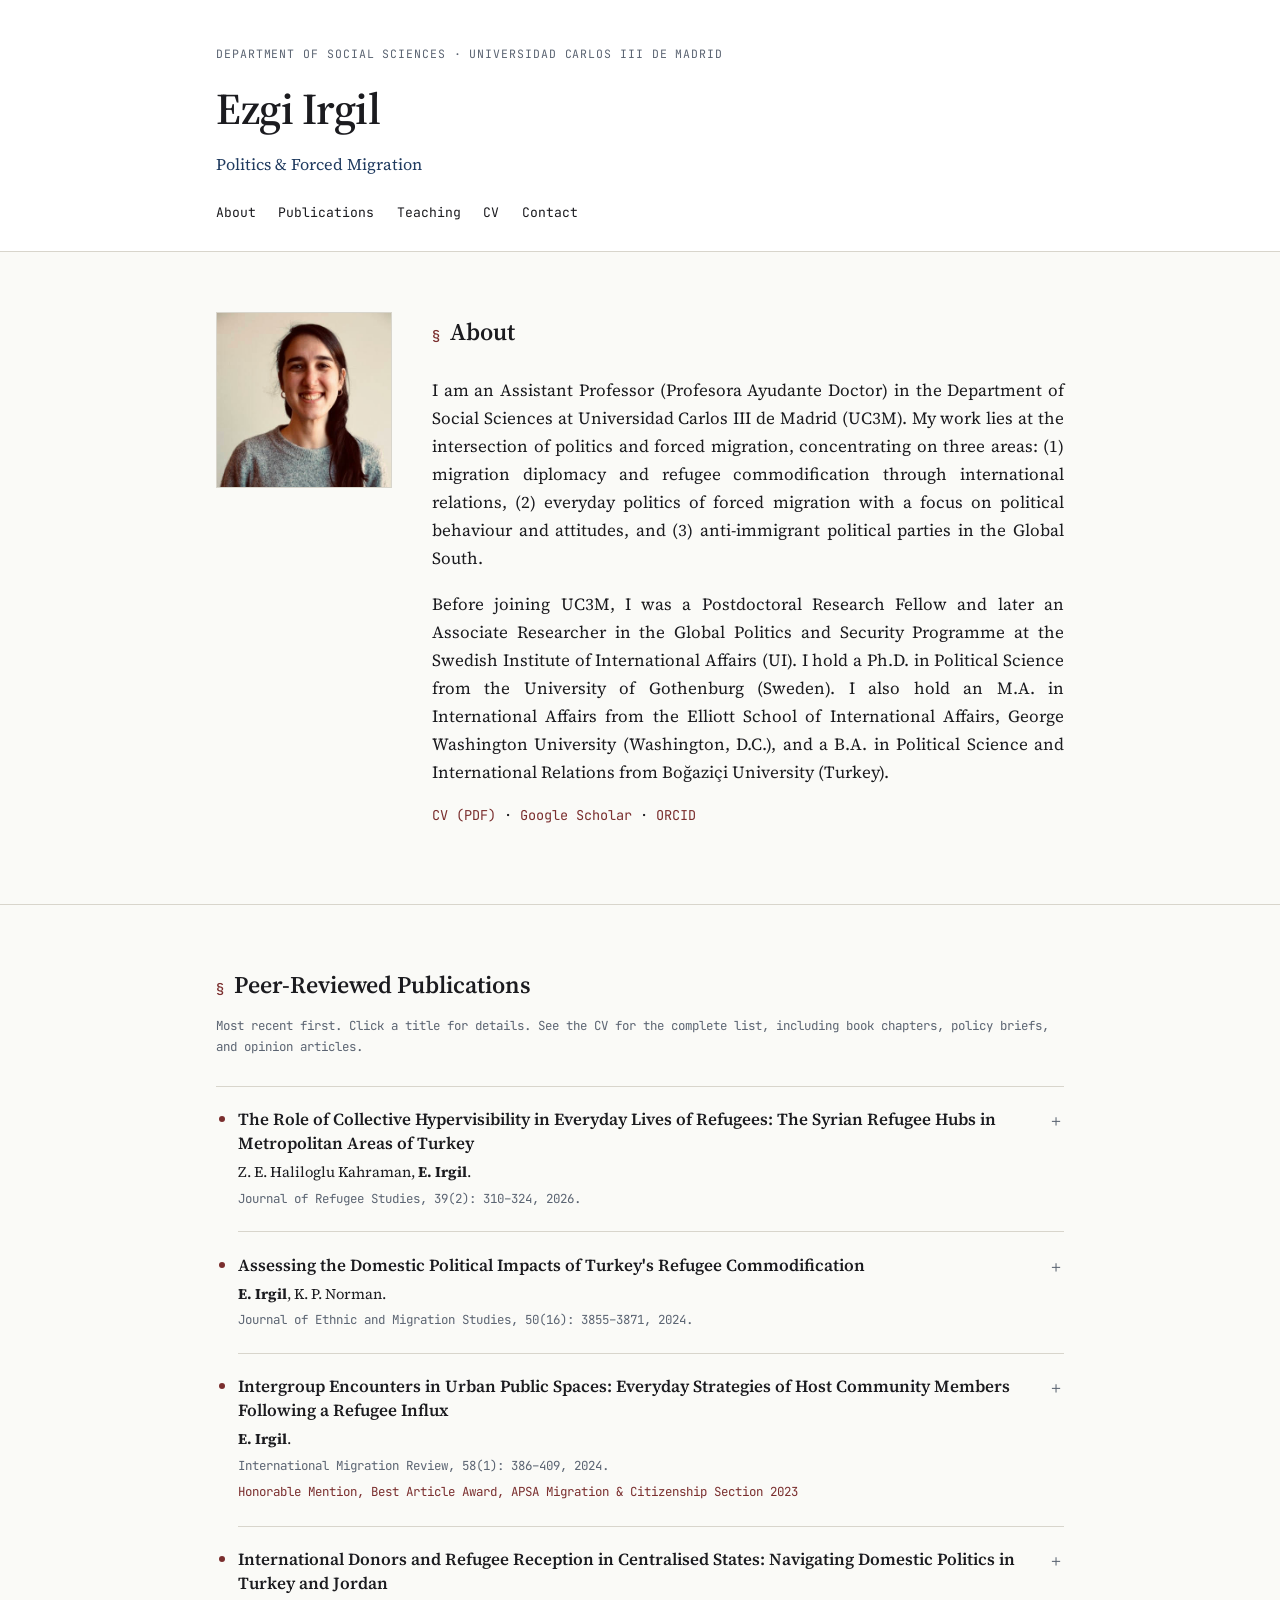
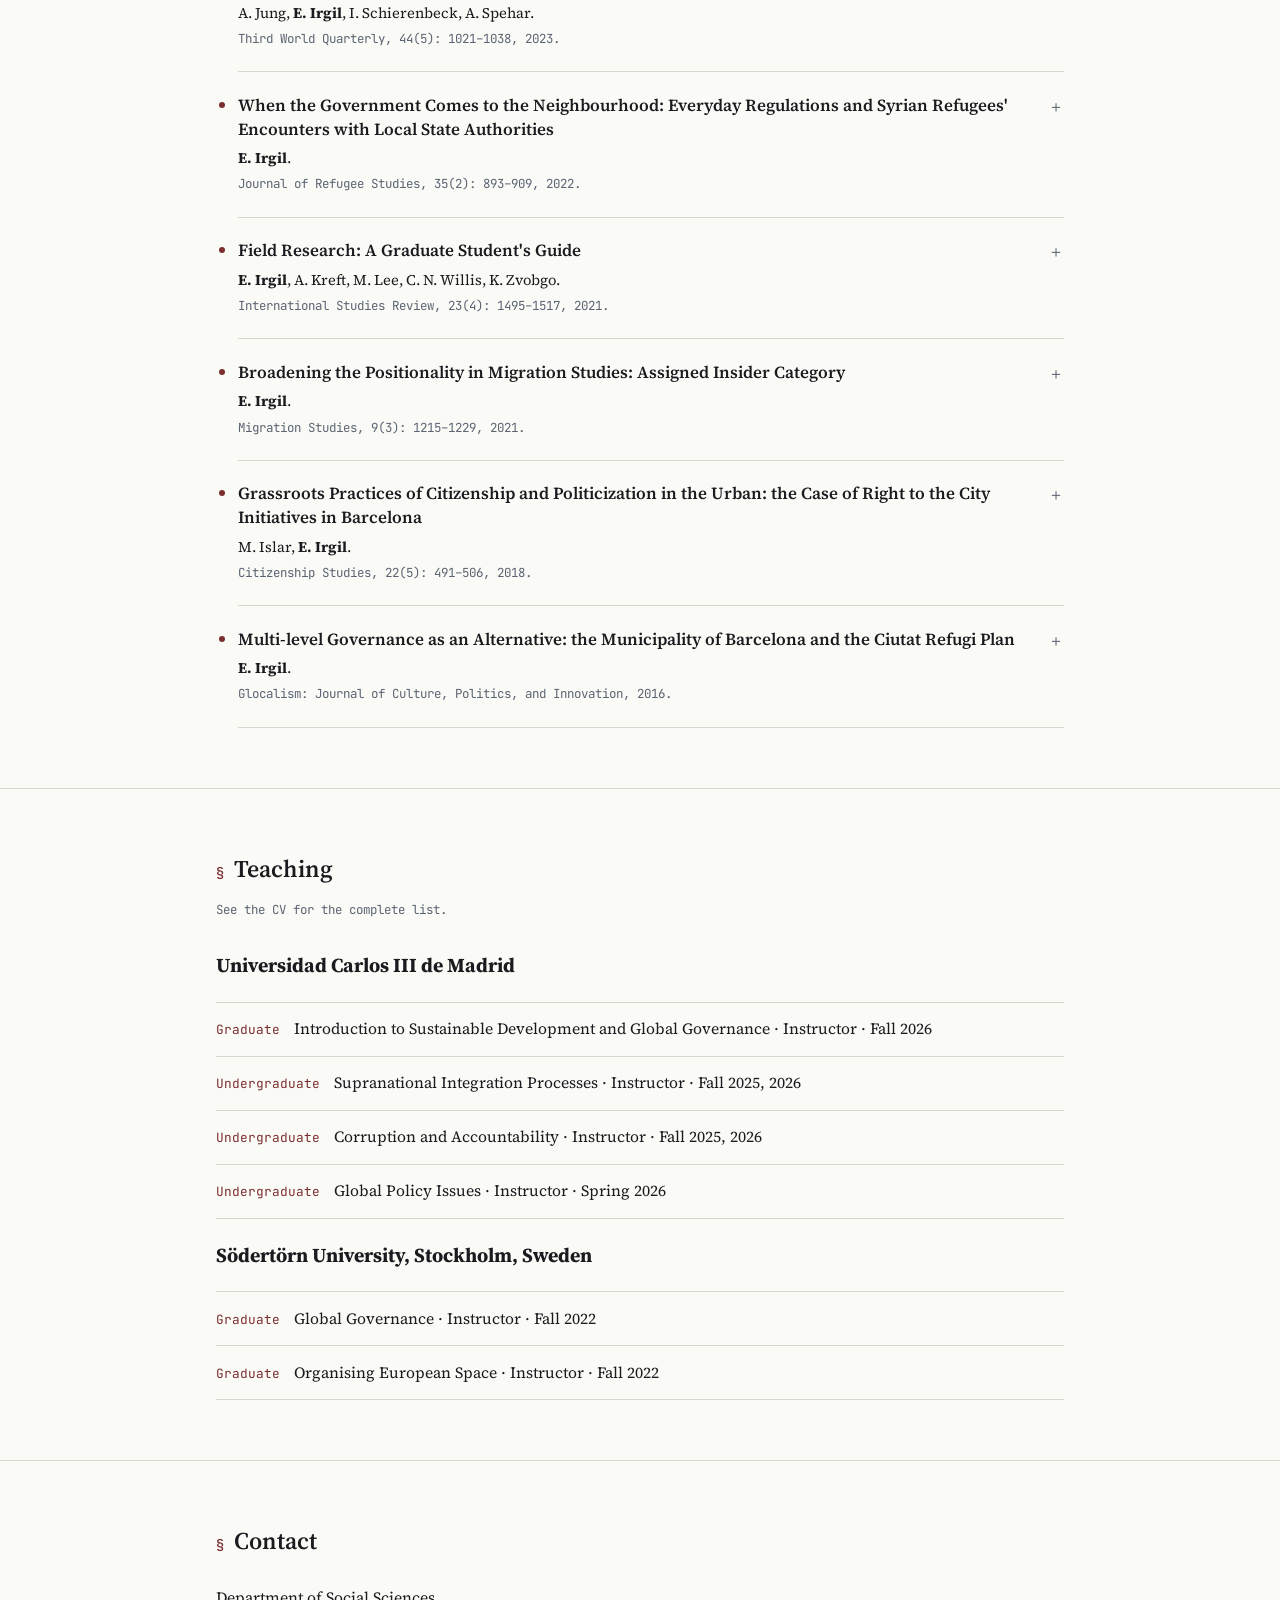
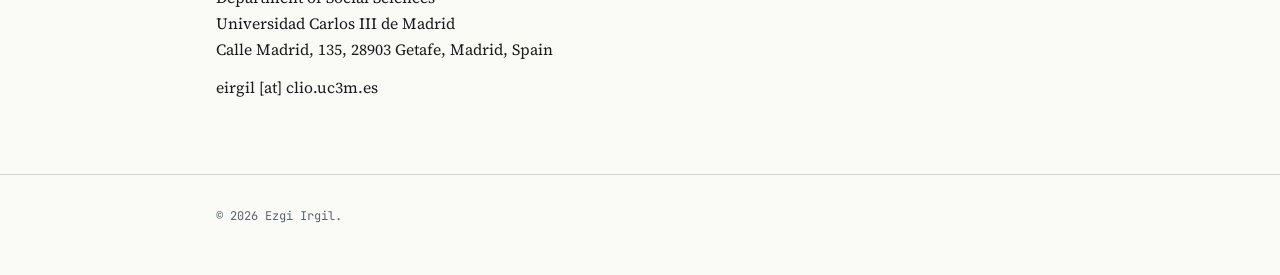
<file: index.html>
<!DOCTYPE html>
<html lang="en">
<head>
<meta charset="UTF-8">
<meta name="viewport" content="width=device-width, initial-scale=1.0">
<title>Ezgi Irgil — Academic Website</title>
<meta name="description" content="Academic homepage of Ezgi Irgil, Assistant Professor, Department of Social Sciences, Universidad Carlos III de Madrid.">
<link rel="preconnect" href="https://fonts.googleapis.com">
<link rel="preconnect" href="https://fonts.gstatic.com" crossorigin>
<link href="https://fonts.googleapis.com/css2?family=Source+Serif+4:ital,opsz,wght@0,8..60,400;0,8..60,500;0,8..60,600;0,8..60,700;1,8..60,400&family=JetBrains+Mono:wght@400;500&display=swap" rel="stylesheet">
<link rel="stylesheet" href="style.css">
</head>
<body>

<a class="skip-link" href="#main">Skip to content</a>

<header class="site-header">
  <div class="wrap header-inner">
    <div class="identity">
      <p class="eyebrow">Department of Social Sciences · Universidad Carlos III de Madrid</p>
      <h1>Ezgi Irgil</h1>
      <p class="tagline">Politics &amp; Forced Migration</p>
    </div>
    <nav class="site-nav" aria-label="Primary">
      <ul>
        <li><a href="#about">About</a></li>
        <li><a href="#publications">Publications</a></li>
        <li><a href="#teaching">Teaching</a></li>
        <li><a href="Ezgi_Irgil_CV_07092026.pdf" target="_blank" rel="noopener">CV</a></li>
        <li><a href="#contact">Contact</a></li>
      </ul>
    </nav>
  </div>
</header>

<main id="main">

  <section id="about" class="section about">
    <div class="wrap about-grid">
      <div class="about-photo">
        <div class="photo-frame">
          <img src="photo.JPG" alt="Portrait" onerror="this.parentElement.classList.add('photo-fallback')">
        </div>
      </div>
      <div class="about-copy">
        <h2><span class="section-index">§</span> About</h2>
        <p>
          I am an Assistant Professor (Profesora Ayudante Doctor) in the
          Department of Social Sciences at Universidad Carlos III de
          Madrid (UC3M). My work lies at the intersection of politics and forced migration, concentrating on three areas: (1) migration diplomacy and refugee commodification 
          through international relations, (2) everyday politics of forced migration with a focus on political behaviour and attitudes, and (3) anti-immigrant political parties in 
          the Global South.
        </p>
        <p>
          Before joining UC3M, I was a Postdoctoral Research Fellow and later
          an Associate Researcher in the Global Politics and Security
          Programme at the Swedish Institute of International
          Affairs (UI). I hold a Ph.D. in Political Science from the
          University of Gothenburg (Sweden). I also hold an M.A. in International Affairs from the
          Elliott School of International Affairs, George Washington
          University (Washington, D.C.), and a B.A. in Political Science and International
          Relations from Boğaziçi University (Turkey).
        </p>
        <p class="links-line">
          <a href="Ezgi_Irgil_CV_07092026.pdf">CV (PDF)</a>
          <span aria-hidden="true">·</span>
          <a href="https://scholar.google.com/citations?user=ToLmwoIAAAAJ&hl=en" target="_blank" rel="noopener">Google Scholar</a>
          <span aria-hidden="true">·</span>
          <a href="https://orcid.org/0000-0003-2815-4493" target="_blank" rel="noopener">ORCID</a>
        </p>
      </div>
    </div>
  </section>

  <section id="publications" class="section publications">
    <div class="wrap">
      <h2><span class="section-index">§</span> Peer-Reviewed Publications</h2>
      <p class="section-note">Most recent first. Click a title for details. See the CV for the complete list, including book chapters, policy briefs, and opinion articles.</p>

      <ol class="pub-list">

        <li class="pub-entry" id="pub-1">
  <button class="pub-toggle" aria-expanded="false" aria-controls="abs-1">
    <span class="pub-main">
      <span class="pub-title">The Role of Collective Hypervisibility in Everyday Lives of Refugees: The Syrian Refugee Hubs in Metropolitan Areas of Turkey</span>
      <span class="pub-authors">Z. E. Haliloglu Kahraman, <strong>E. Irgil</strong>. </span>
      <span class="pub-venue">Journal of Refugee Studies, 39(2): 310–324, 2026.</span>
    </span>
    <span class="pub-caret" aria-hidden="true">＋</span>
  </button>
  <div class="pub-abstract" id="abs-1" hidden>
    <p>This paper examines refugee hubs that attract heightened scrutiny and opportunities for integration. Focusing on Turkey, we argue these hubs offer a sense of protection and expose refugees to increased control by authorities. Thus, we introduce the concept of collective hypervisibility to analyse how Syrian refugees in two Turkish hubs articulate and perceive their lived experiences through both positive and negative perspectives as a group. Refugees often view these neighbourhoods as shields from typical integration challenges faced by newcomers. However, living in such spaces also renders them targets, as all refugees are perceived as a homogeneous group, ignoring individual differences. By exploring refugee perceptions, we reveal shared dynamics across refugee hubs and offer insights relevant to similar contexts globally.</p>
    <p class="pub-links"><a href="HalilogluKahraman_and_Irgil_2026.pdf">PDF</a></p>
  </div>
</li>

<li class="pub-entry" id="pub-2">
  <button class="pub-toggle" aria-expanded="false" aria-controls="abs-2">
    <span class="pub-main">
      <span class="pub-title">Assessing the Domestic Political Impacts of Turkey's Refugee Commodification</span>
      <span class="pub-authors"><strong>E. Irgil</strong>, K. P. Norman. </span>
      <span class="pub-venue">Journal of Ethnic and Migration Studies, 50(16): 3855–3871, 2024.</span>
    </span>
    <span class="pub-caret" aria-hidden="true">＋</span>
  </button>
  <div class="pub-abstract" id="abs-2" hidden>
    <p>Refugee commodification, or the use of refugee hosting to extract political and economic concessions, has attracted growing scholarly attention in recent years. Yet, studies tend to focus on its international component, neglecting the domestic political space and how these extractions impact domestic political dynamics. To address this gap, we ask: how does refugee commodification influence domestic politics? Our study focuses on the Republican People’s Party (CHP) in Turkey, in order to assess the political implications of refugee commodification within domestic politics. Through a mixed qualitative approach using semi-structured interviews with opposition politicians and an analysis of policy documents, we examine the nexus of international and domestic spheres, assessing how political actors beyond the ruling Justice and Development Party (AKP) engage in, react to, and employ refugee commodification strategies. The findings of this study have implications beyond Turkey, demonstrating the transformative effects of refugee commodification for domestic politics across Global South states.</p>
    <p class="pub-links"><a href="Irgil_and_Norman_2024.pdf">PDF</a></p>
  </div>
</li>

<li class="pub-entry" id="pub-3">
  <button class="pub-toggle" aria-expanded="false" aria-controls="abs-3">
    <span class="pub-main">
      <span class="pub-title">Intergroup Encounters in Urban Public Spaces: Everyday Strategies of Host Community Members Following a Refugee Influx</span>
      <span class="pub-authors"><strong>E. Irgil</strong>. </span>
      <span class="pub-venue">International Migration Review, 58(1): 386–409, 2024. </span>
      <span class="award">Honorable Mention, Best Article Award, APSA Migration &amp; Citizenship Section 2023</span></span>
    </span>
    <span class="pub-caret" aria-hidden="true">＋</span>
  </button>
  <div class="pub-abstract" id="abs-3" hidden>
    <p>Some host community members (HCMs) develop positive attitudes toward refugees, while others do not. The current literature on perceptions of refugees offers different explanations for these varied responses to intergroup encounters (positive contact, negative contact, and exposure). Nevertheless, few scholars have examined the outcomes of intergroup relations at the microlevel to better understand the various impacts of intergroup encounters between HCMs and refugees. Even fewer scholars have focused on the everyday implications of HCMs’ attitudes toward refugees in response to changing local demographics. In this article, I argue that in addition to the type of intergroup encounters, the locations where these encounters occur at the neighborhood level serve as a critical factor in understanding HCMs’ sociospatial attitudes or their attitudes toward refugees at the microlevel of everyday life. In doing so, I introduce the concept of "everyday strategies" to describe the sociospatial attitudes that HCMs adopt in different types of urban public spaces following their encounters with refugees in neighborhoods that have experienced a large refugee influx. Empirically, the analysis draws on interviews conducted with 60 HCMs in Bursa, Turkey, in 2018 and, through the concept of everyday strategies, extends the literature on HCMs’ attitudes regarding refugees. Overall, this article contributes to the wider study of international migration by detailing the influence of microlevel intergroup encounters on HCMs’ sociospatial attitudes in a South-South forced migration context.</p>
    <p class="pub-links"><a href="Irgil_2024_Intergroup.pdf">PDF</a></p>
  </div>
</li>

<li class="pub-entry" id="pub-4">
  <button class="pub-toggle" aria-expanded="false" aria-controls="abs-4">
    <span class="pub-main">
      <span class="pub-title">International Donors and Refugee Reception in Centralised States: Navigating Domestic Politics in Turkey and Jordan</span>
      <span class="pub-authors">A. Jung, <strong>E. Irgil</strong>, I. Schierenbeck, A. Spehar. </span>
      <span class="pub-venue">Third World Quarterly, 44(5): 1021–1038, 2023.</span>
    </span>
    <span class="pub-caret" aria-hidden="true">＋</span>
  </button>
  <div class="pub-abstract" id="abs-4" hidden>
    <p>The reception of Syrian refugees has dominated negotiations between neighbouring host states, such as Jordan and Turkey, and donors in the Global North. Despite the growing literature on external funding, how international stakeholders navigate the domestic context is understudied. This article employs the lens of depoliticisation and analyses tools employed by international stakeholders manoeuvring domestic contexts in centralised states. We argue that international stakeholders adopt a depoliticised approach that portrays them and the actors they work with as service providers while working with national governments that engage in rent-seeking. Drawing on semi-structured interviews with donors and international non-governmental organisations (INGOs) as international stakeholders in Jordan and Turkey, the contribution of the article is two-fold. First, although the ‘local’ is ever present in policy and research discussions, research and policy often conflate regional organisations, national governments and municipalities. We therefore further disentangle the power relations between the various actors categorised as ‘local’. Second, we offer a conceptual understanding of how international stakeholders navigate the dynamics of local power relations and the domestic politics in centralised states with rent-seeking behaviours.</p>
    <p class="pub-links"><a href="Jung_Irgil_Schierenbeck_and_Spehar_2023.pdf">PDF</a></p>
  </div>
</li>

<li class="pub-entry" id="pub-5">
  <button class="pub-toggle" aria-expanded="false" aria-controls="abs-5">
    <span class="pub-main">
      <span class="pub-title">When the Government Comes to the Neighbourhood: Everyday Regulations and Syrian Refugees' Encounters with Local State Authorities</span>
      <span class="pub-authors"><strong>E. Irgil</strong>. </span>
      <span class="pub-venue">Journal of Refugee Studies, 35(2): 893–909, 2022.</span>
    </span>
    <span class="pub-caret" aria-hidden="true">＋</span>
  </button>
  <div class="pub-abstract" id="abs-5" hidden>
    <p>How do refugees perceive the regulations of government officials in their neighbourhoods? To answer this question, I introduce the concept of "everyday regulations" and define it as all practices, formal and informal, implemented by local authorities to manage, organise, and control refugees’ daily lives within neighbourhood spaces. I support my concept with an empirical analysis based on 40 semi-structured interviews with Syrian shop owners and shop workers in Bursa, Turkey, conducted in September and October 2019. I analyse perceptions related to two types of everyday regulations: (1) Syrian shop visits by the municipal police (Zabıta) and (2) handouts distributed in the neighbourhood by the provincial directorate of security (Emniyet Müdürlüğü). My findings reveal that Syrian shop owners perceive everyday regulations as both discriminatory and acceptable. Those with discriminatory perceptions assess these regulations in terms of exclusionary treatment by local authorities, while those whose perceptions label encounters with government officials as acceptable associate these interactions with learning Turkey’s customs and laws. By detailing the differences in refugees’ perceptions of local refugee governance, this study unveils potential explanations for why some local refugee policies are perceived better than others.</p>
    <p class="pub-links"><a href="Irgil_2022_Neighbourhood.pdf">PDF</a></p>
  </div>
</li>

<li class="pub-entry" id="pub-6">
  <button class="pub-toggle" aria-expanded="false" aria-controls="abs-6">
    <span class="pub-main">
      <span class="pub-title">Field Research: A Graduate Student's Guide</span>
      <span class="pub-authors"><strong>E. Irgil</strong>, A. Kreft, M. Lee, C. N. Willis, K. Zvobgo. </span>
      <span class="pub-venue">International Studies Review, 23(4): 1495–1517, 2021.</span>
    </span>
    <span class="pub-caret" aria-hidden="true">＋</span>
  </button>
  <div class="pub-abstract" id="abs-6" hidden>
    <p>What is field research? Is it just for qualitative scholars? Must it be done in a foreign country? How much time in the field is “enough”? A lack of disciplinary consensus on what constitutes “field research” or “fieldwork” has left graduate students in political science underinformed and thus underequipped to leverage site-intensive research to address issues of interest and urgency across the subfields. Uneven training in Ph.D. programs has also left early-career researchers underprepared for the logistics of fieldwork, from developing networks and effective sampling strategies to building respondents’ trust, and related issues of funding, physical safety, mental health, research ethics, and crisis response. Based on the experience of five junior scholars, this paper offers answers to questions that graduate students puzzle over, often without the benefit of others’ “lessons learned.” This practical guide engages theory and praxis, in support of an epistemologically and methodologically pluralistic discipline.</p>
    <p class="pub-links"><a href="Irgil_Kreft_Lee_Willis_and_Zvobgo_2021.pdf">PDF</a></p>
  </div>
</li>

<li class="pub-entry" id="pub-7">
  <button class="pub-toggle" aria-expanded="false" aria-controls="abs-7">
    <span class="pub-main">
      <span class="pub-title">Broadening the Positionality in Migration Studies: Assigned Insider Category</span>
      <span class="pub-authors"><strong>E. Irgil</strong>. </span>
      <span class="pub-venue">Migration Studies, 9(3): 1215–1229, 2021.</span> 
    </span>
    <span class="pub-caret" aria-hidden="true">＋</span>
  </button>
  <div class="pub-abstract" id="abs-7" hidden>
    <p>This article contributes to the debates on positionality in migration studies by introducing "assigned insider" as a new category. I define it as a position when both the interviewees and the researcher are of the same local origin in which the researcher is considered ‘an insider of the host community’ and the interview questions are about a migrant group. I developed this category based on interviews with host community members during my field study in Bursa, Turkey, where I was born and raised. Previous studies focused on the researcher being an insider from a migrant community or being an outsider conducting research on a migrant community different from his/her own. Assigned insider has two elements that require it to be considered differently: same local origin operates as an overriding feature that goes beyond ethnicity and the interviewees being from the host community involves different ethical aspects than that from a migrant community. I argue that these reflect on the researcher during the interviews through active and passive discontent manifestations of the interviewees. While the former emphasises the direct confrontations of the interviewees that lead them to ‘correct’ the researcher, the latter manifests itself through non-verbal ways, which can result in refraining from answering questions.</p>
    <p class="pub-links"><a href="Irgil_2021_Positionality.pdf">PDF</a></p>
  </div>
</li>

<li class="pub-entry" id="pub-8">
  <button class="pub-toggle" aria-expanded="false" aria-controls="abs-8">
    <span class="pub-main">
      <span class="pub-title">Grassroots Practices of Citizenship and Politicization in the Urban: the Case of Right to the City Initiatives in Barcelona</span>
      <span class="pub-authors">M. Islar, <strong>E. Irgil</strong>. </span>
      <span class="pub-venue">Citizenship Studies, 22(5): 491–506, 2018.</span>
    </span>
    <span class="pub-caret" aria-hidden="true">＋</span>
  </button>
  <div class="pub-abstract" id="abs-8" hidden>
    <p>This article aims to produce an analysis of the politicization of the citizens after Spain’s Indignados movement from a citizenship framework. The article suggests that claiming the right to the city involves more than issues of access to urban amenities: it is also about claiming the right to participate in the formation and transformation of the city and the right to appropriate the city center. This positions these rights within the larger issue of citizenship by defining it as a collective practice rather than a state-sanctioned status. Our analysis is based on the empirical evidence derived from the semi-structured interviews, politicians’ speeches, information based on media resources and official websites, and participant observation during three months of fieldwork in Barcelona in 2016.</p>
    <p class="pub-links"><a href="Islar_and_Irgil_2018.pdf">PDF</a></p>
  </div>
</li>

<li class="pub-entry" id="pub-9">
  <button class="pub-toggle" aria-expanded="false" aria-controls="abs-9">
    <span class="pub-main">
      <span class="pub-title">Multi-level Governance as an Alternative: the Municipality of Barcelona and the Ciutat Refugi Plan</span>
      <span class="pub-authors"><strong>E. Irgil</strong>. </span>
      <span class="pub-venue">Glocalism: Journal of Culture, Politics, and Innovation, 2016.</span>
    </span>
    <span class="pub-caret" aria-hidden="true">＋</span>
  </button>
  <div class="pub-abstract" id="abs-9" hidden>
    <p>This paper analyses the response of the Municipality of Barcelona to the Syrian refugee crisis in Europe as an alternative solution that challenges the national government’s restrictive approach. This response introduces the Ciutat Refugi Plan with a city-to-city network at the municipal level that involves other European cities in creating safe routes for refugees at the local government level. In line with multi-level governance theory, I argue that central governments’ inaction has pressured local governments to take action during the Syrian refugee influx. Relying on the influence of local government networks, the Municipality of Barcelona uses discourse as a tool of action in opening discursive spaces for humanitarian political responses to the refugee crisis. Using critical discourse analysis, I test this argument by examining in-depth interviews, speeches of people in power that have appeared in news articles, and statements on official websites.</p>
    <p class="pub-links"><a href="Irgil_2016_MLG.pdf">PDF</a></p>
  </div>
</li>

      </ol>
    </div>
  </section>

  <section id="teaching" class="section teaching">
    <div class="wrap">
      <h2><span class="section-index">§</span> Teaching</h2>
<p class="section-note">See the CV for the complete list.</p>

      <h3 class="teaching-group">Universidad Carlos III de Madrid</h3>
      <ul class="teaching-list">
        <li><span class="course-code">Graduate</span> Introduction to Sustainable Development and Global Governance · Instructor · Fall 2026</li>
        <li><span class="course-code">Undergraduate</span> Supranational Integration Processes · Instructor · Fall 2025, 2026</li>
        <li><span class="course-code">Undergraduate</span> Corruption and Accountability · Instructor · Fall 2025, 2026</li>
        <li><span class="course-code">Undergraduate</span> Global Policy Issues · Instructor · Spring 2026</li>
        
      </ul>

      <h3 class="teaching-group">Södertörn University, Stockholm, Sweden</h3>
      <ul class="teaching-list">
        <li><span class="course-code">Graduate</span> Global Governance · Instructor · Fall 2022</li>
        <li><span class="course-code">Graduate</span> Organising European Space · Instructor · Fall 2022</li>
      </ul>

    </div>
  </section>

  <section id="contact" class="section contact">
    <div class="wrap">
      <h2><span class="section-index">§</span> Contact</h2>
      <address>
        <p>Department of Social Sciences<br>
        Universidad Carlos III de Madrid<br>
        Calle Madrid, 135, 28903 Getafe, Madrid, Spain</p>
        <p><a></a> eirgil [at] clio.uc3m.es </a></p>
      </address>
    </div>
  </section>

</main>

<footer class="site-footer">
  <div class="wrap">
    <p>© <span id="year"></span> Ezgi Irgil.</p>
  </div>
</footer>

<script src="script.js"></script>
</body>
</html>
</file>
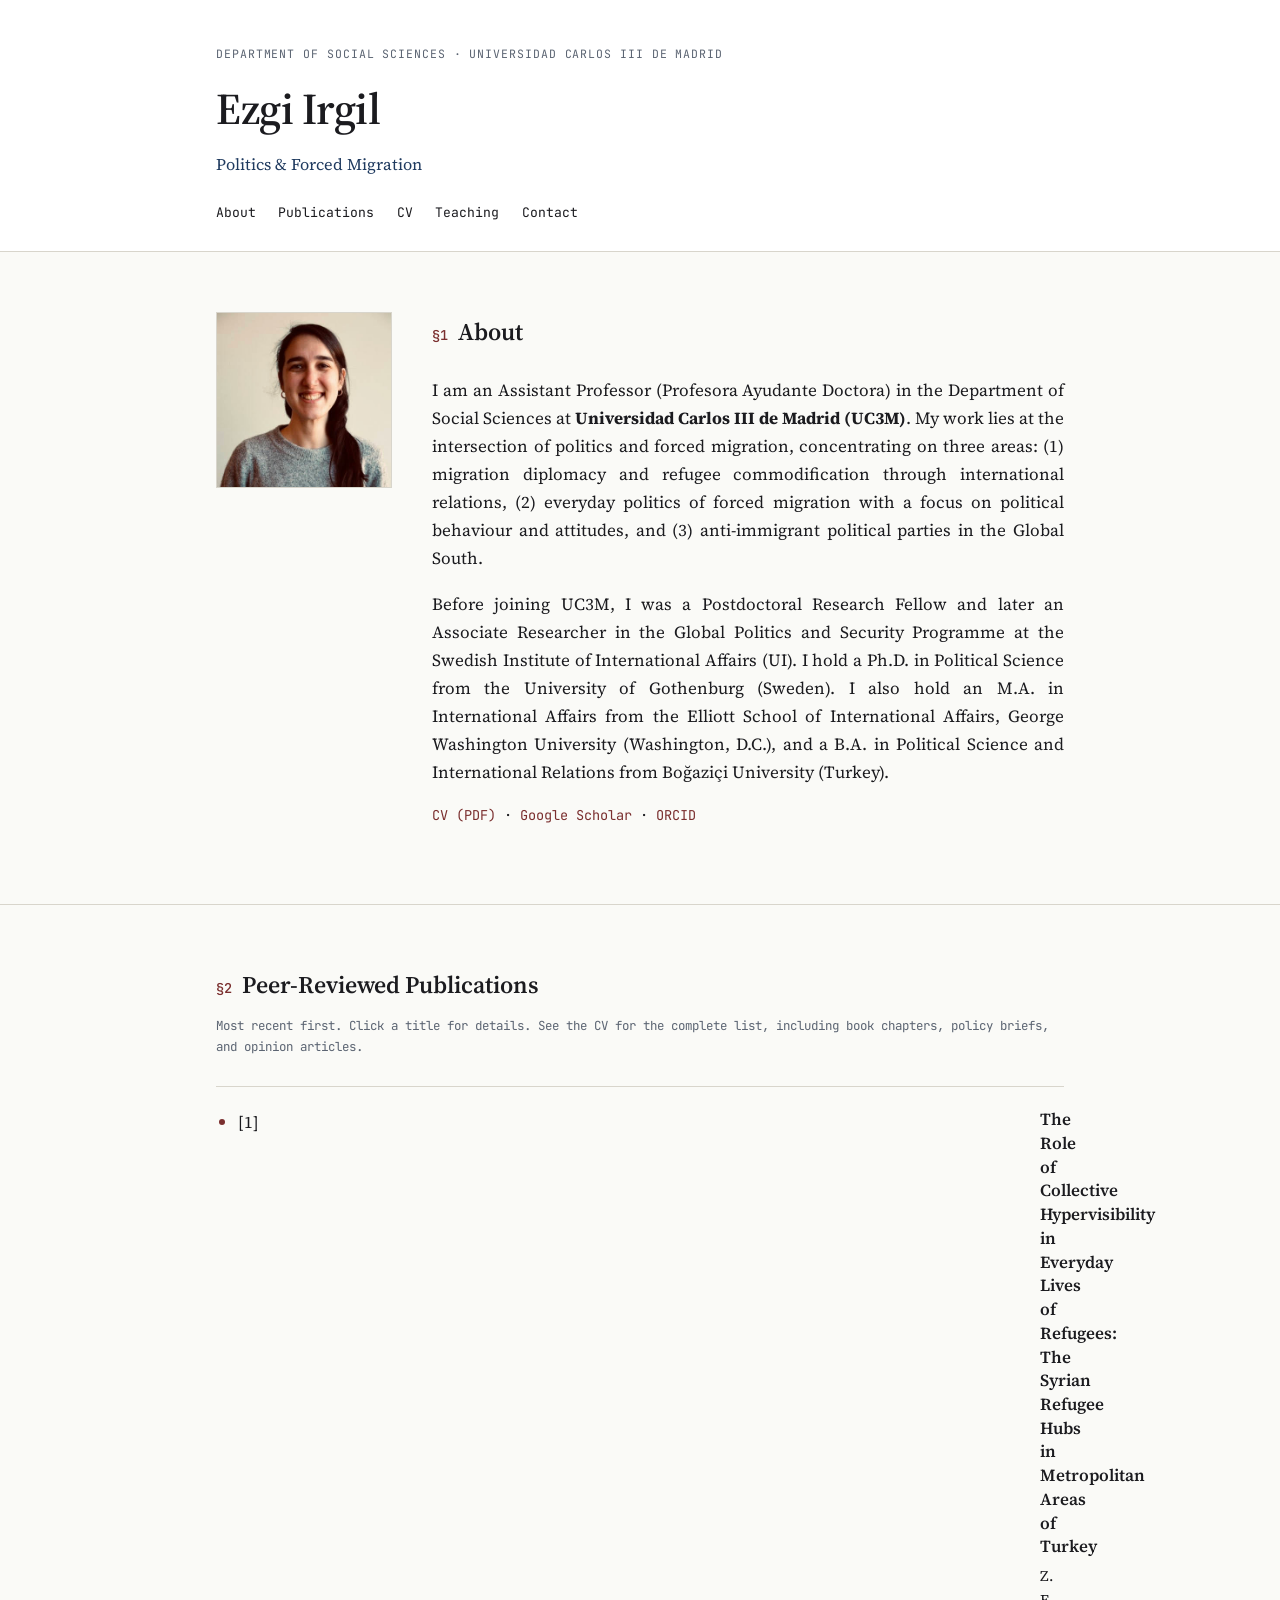
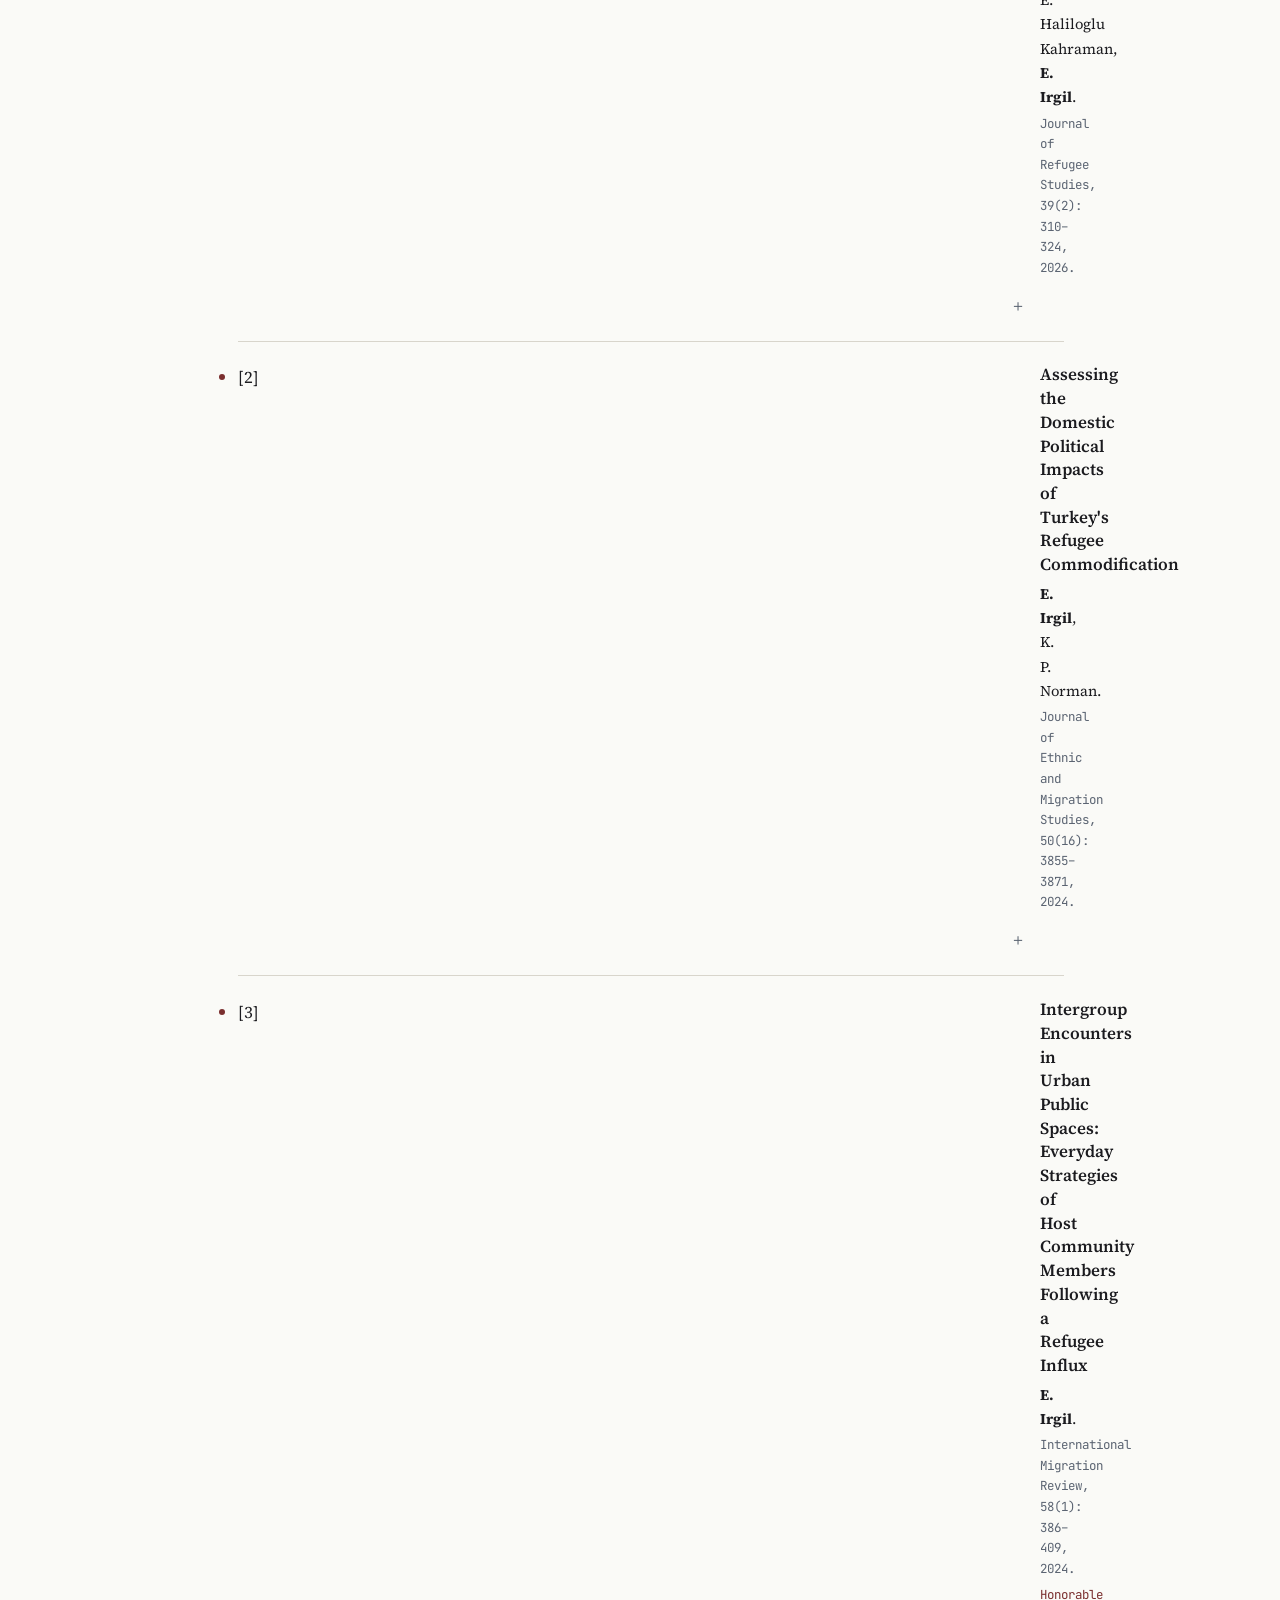
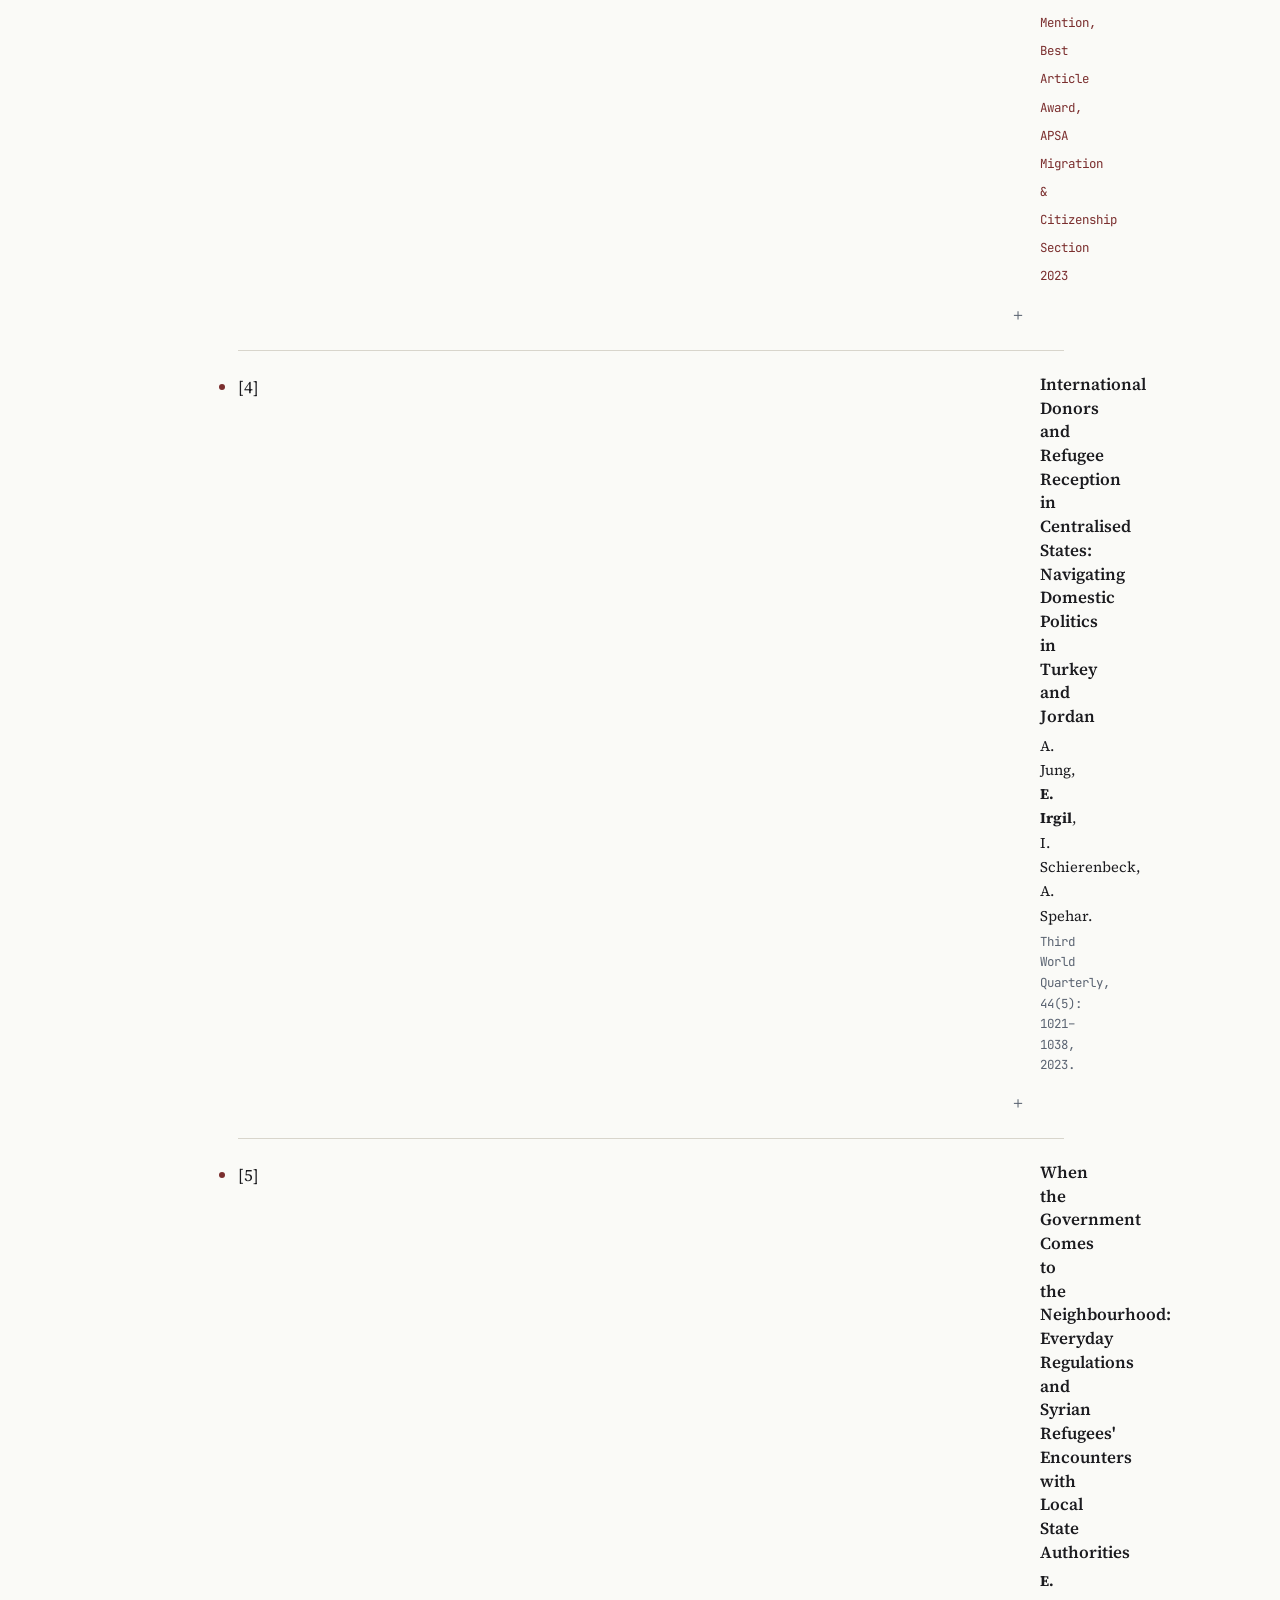
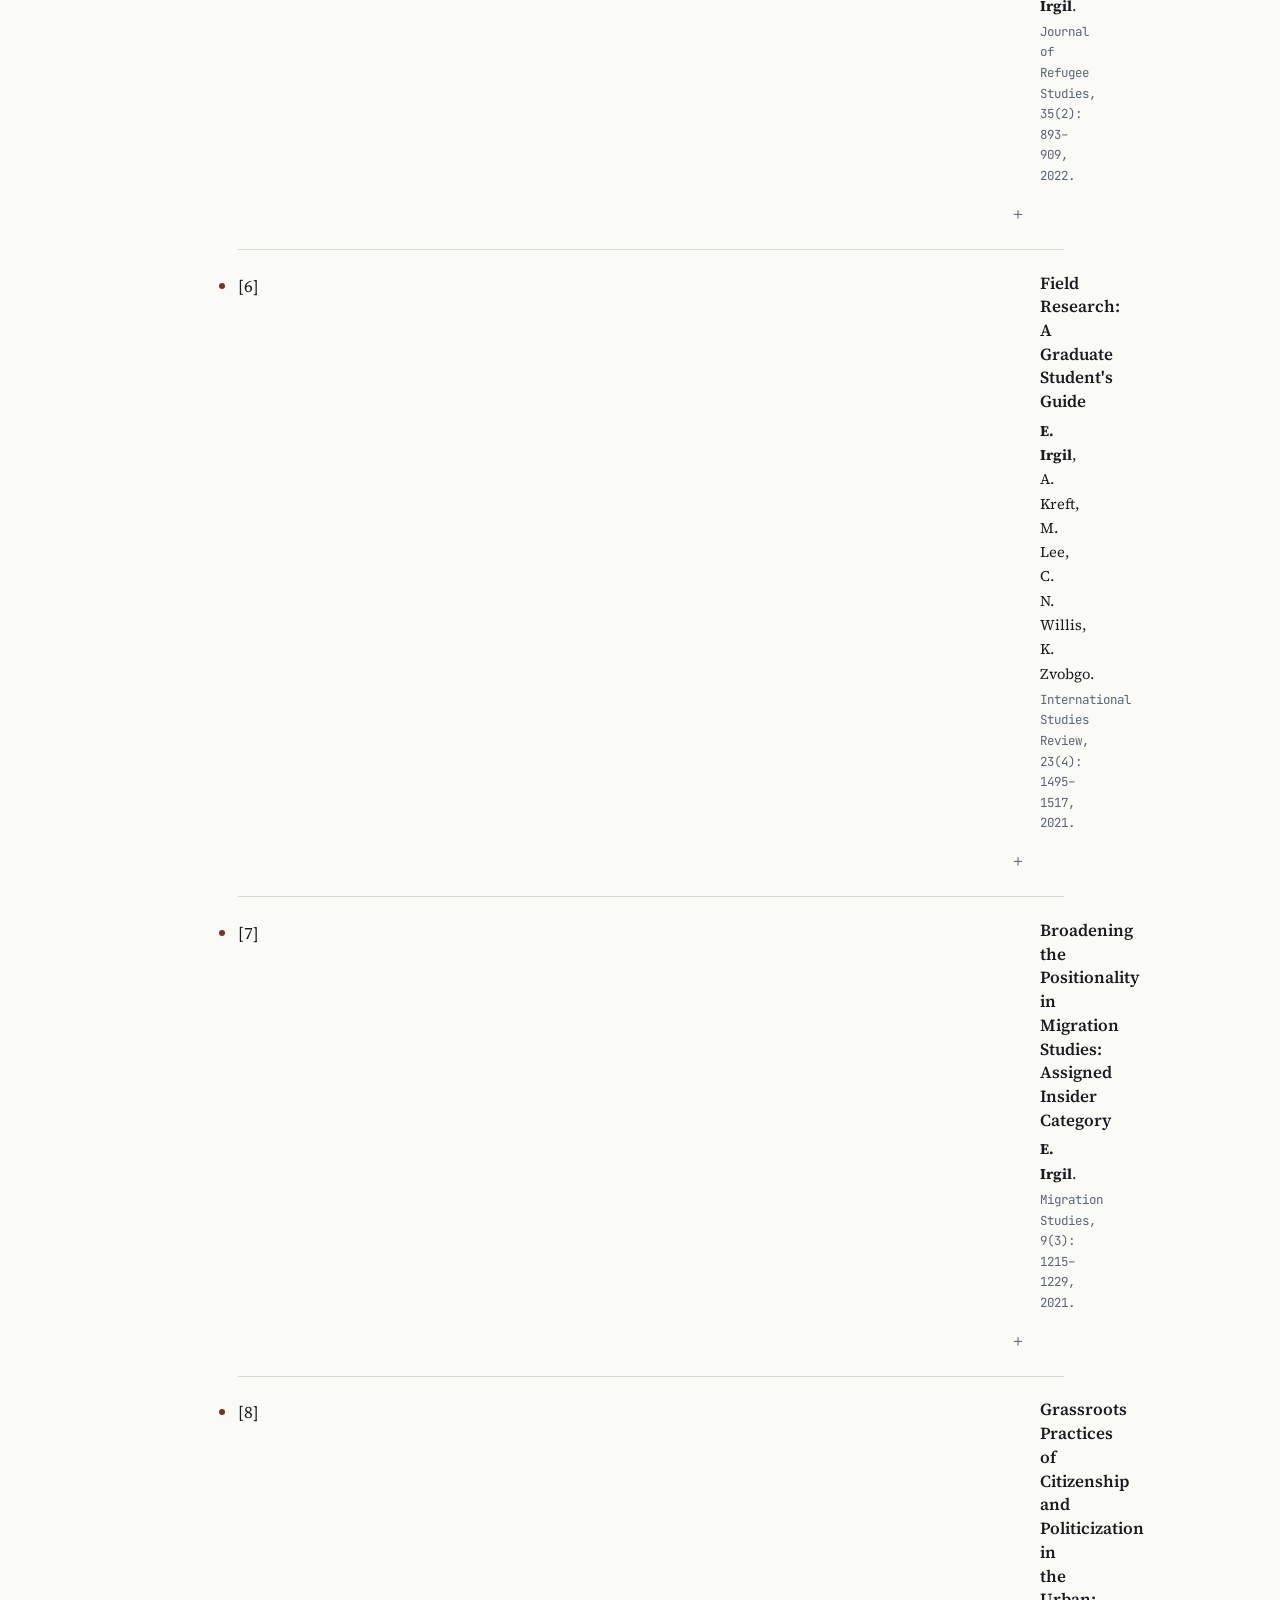
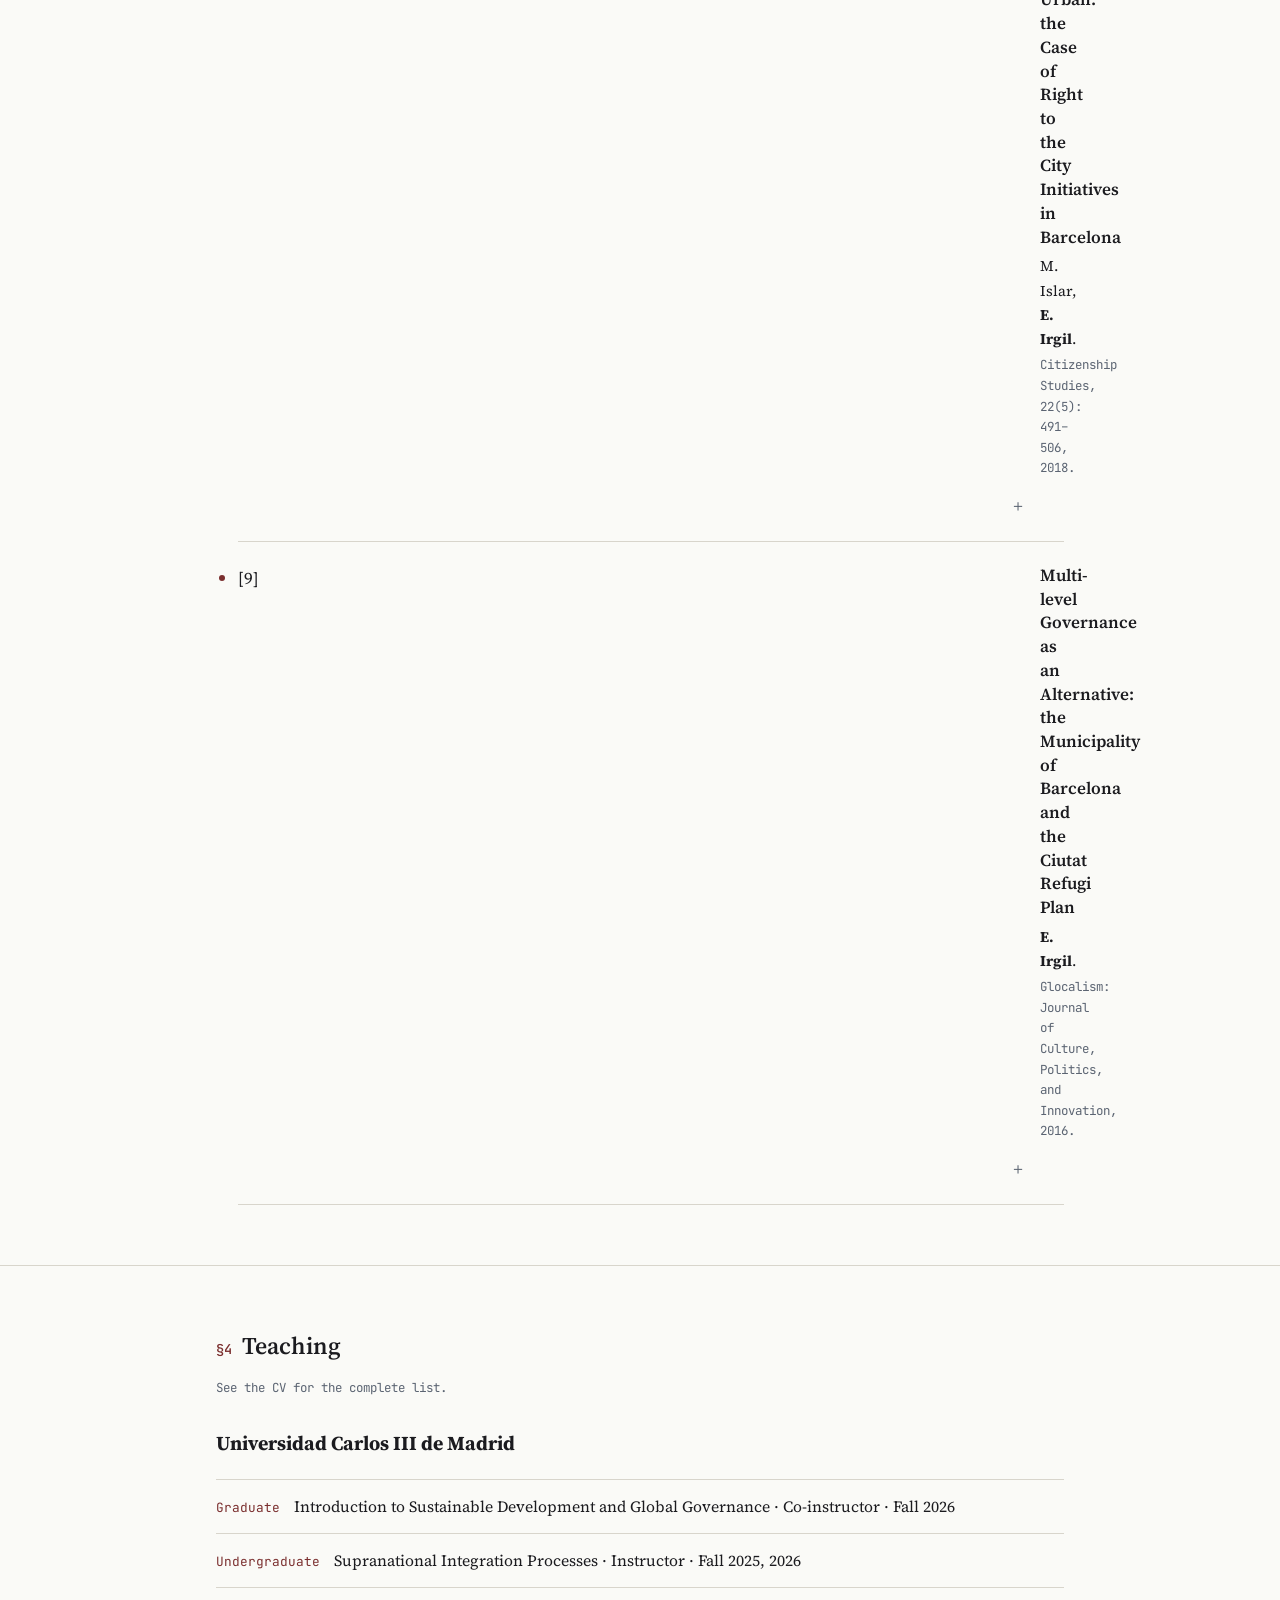
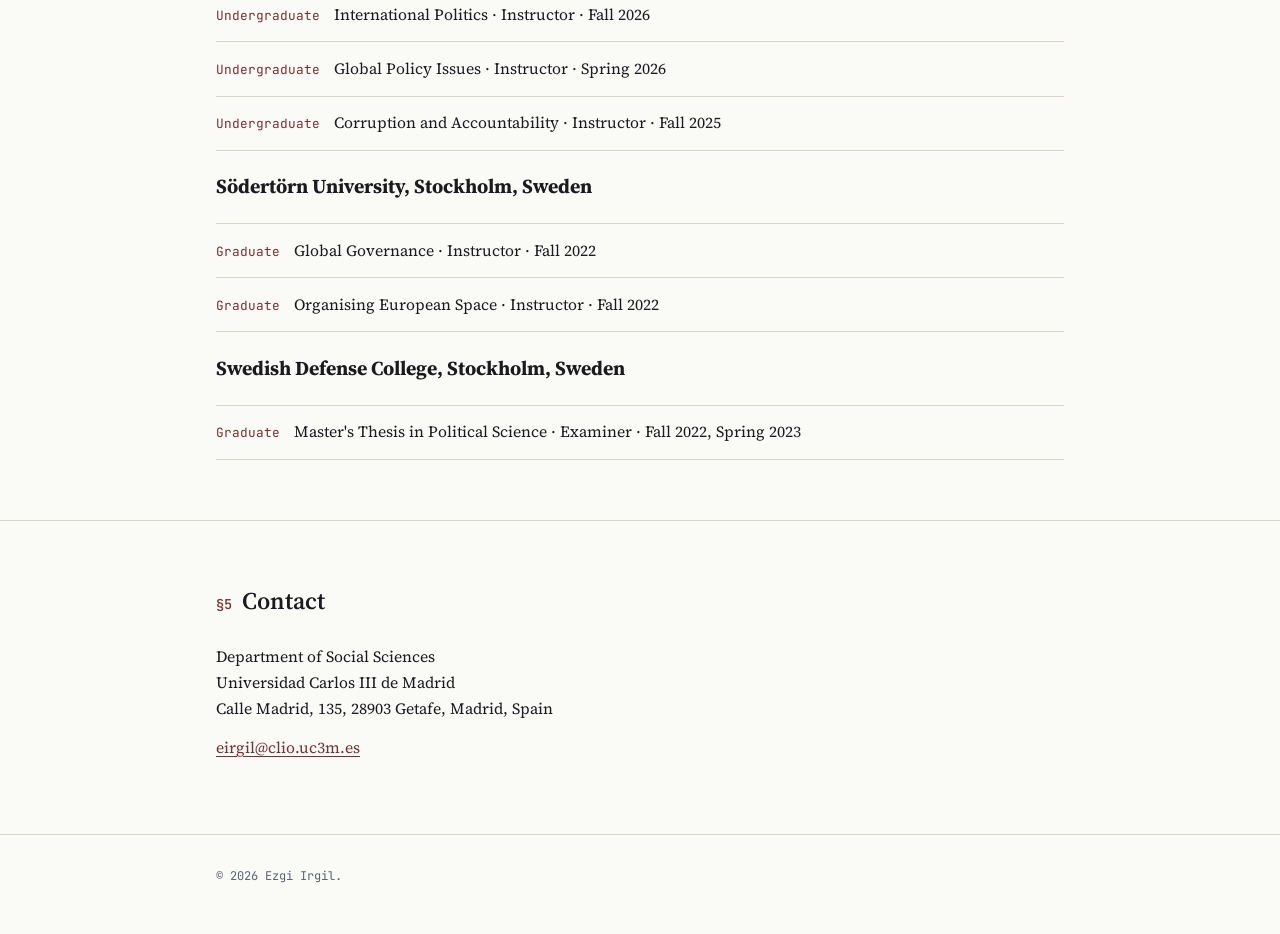
<file: mainpage.html>
<!DOCTYPE html>
<html lang="en">
<head>
<meta charset="UTF-8">
<meta name="viewport" content="width=device-width, initial-scale=1.0">
<title>Ezgi Irgil — Academic Website</title>
<meta name="description" content="Academic homepage of Ezgi Irgil, Assistant Professor, Department of Social Sciences, Universidad Carlos III de Madrid.">
<link rel="preconnect" href="https://fonts.googleapis.com">
<link rel="preconnect" href="https://fonts.gstatic.com" crossorigin>
<link href="https://fonts.googleapis.com/css2?family=Source+Serif+4:ital,opsz,wght@0,8..60,400;0,8..60,500;0,8..60,600;0,8..60,700;1,8..60,400&family=JetBrains+Mono:wght@400;500&display=swap" rel="stylesheet">
<link rel="stylesheet" href="style.css">
</head>
<body>
 
<a class="skip-link" href="#main">Skip to content</a>

<header class="site-header">
  <div class="wrap header-inner">
    <div class="identity">
      <p class="eyebrow">Department of Social Sciences · Universidad Carlos III de Madrid</p>
      <h1>Ezgi Irgil</h1>
      <p class="tagline">Politics &amp; Forced Migration</p>
    </div>
    <nav class="site-nav" aria-label="Primary">
      <ul>
        <li><a href="#about">About</a></li>
        <li><a href="#publications">Publications</a></li>
        <li><a href="Ezgi_Irgil_CV_03072026.pdf" target="_blank" rel="noopener">CV</a></li>
        <li><a href="#teaching">Teaching</a></li>
        <li><a href="#contact">Contact</a></li>
      </ul>
    </nav>
  </div>
</header>

<main id="main">

  <section id="about" class="section about">
    <div class="wrap about-grid">
      <div class="about-photo">
        <div class="photo-frame">
          <img src="photo.JPG" alt="Portrait" onerror="this.parentElement.classList.add('photo-fallback')">
        </div>
      </div>
      <div class="about-copy">
        <h2><span class="section-index">§1</span> About</h2>
        <p>
          I am an Assistant Professor (Profesora Ayudante Doctora) in the
          Department of Social Sciences at <strong>Universidad Carlos III de
          Madrid (UC3M)</strong>. My work lies at the intersection of politics and forced migration, concentrating on three areas: (1) migration diplomacy and refugee commodification 
          through international relations, (2) everyday politics of forced migration with a focus on political behaviour and attitudes, and (3) anti-immigrant political parties in 
          the Global South.
        </p>
        <p>
          Before joining UC3M, I was a Postdoctoral Research Fellow and later
          an Associate Researcher in the Global Politics and Security
          Programme at the Swedish Institute of International
          Affairs (UI). I hold a Ph.D. in Political Science from the
          University of Gothenburg (Sweden). I also hold an M.A. in International Affairs from the
          Elliott School of International Affairs, George Washington
          University (Washington, D.C.), and a B.A. in Political Science and International
          Relations from Boğaziçi University (Turkey).
        </p>
        <p class="links-line">
          <a href="Ezgi_Irgil_CV_03072026.pdf">CV (PDF)</a>
          <span aria-hidden="true">·</span>
          <a href="https://scholar.google.com/citations?user=ToLmwoIAAAAJ&hl=en" target="_blank" rel="noopener">Google Scholar</a>
          <span aria-hidden="true">·</span>
          <a href="https://orcid.org/0000-0003-2815-4493" target="_blank" rel="noopener">ORCID</a>
        </p>
      </div>
    </div>
  </section>

  <section id="publications" class="section publications">
    <div class="wrap">
      <h2><span class="section-index">§2</span> Peer-Reviewed Publications</h2>
      <p class="section-note">Most recent first. Click a title for details. See the CV for the complete list, including book chapters, policy briefs, and opinion articles.</p>

      <ol class="pub-list">

        <li class="pub-entry" id="pub-1">
          <button class="pub-toggle" aria-expanded="false" aria-controls="abs-1">
            <span class="pub-num">[1]</span>
            <span class="pub-main">
              <span class="pub-title">The Role of Collective Hypervisibility in Everyday Lives of Refugees: The Syrian Refugee Hubs in Metropolitan Areas of Turkey</span>
              <span class="pub-authors">Z. E. Haliloglu Kahraman, <strong>E. Irgil</strong>. </span>
              <span class="pub-venue">Journal of Refugee Studies, 39(2): 310–324, 2026.</span>
            </span>
            <span class="pub-caret" aria-hidden="true">＋</span>
          </button>
          <div class="pub-abstract" id="abs-1" hidden>
            <p>This paper examines refugee hubs that attract heightened scrutiny and opportunities for integration. Focusing on Turkey, we argue these hubs offer a sense of protection and expose refugees to increased control by authorities. Thus, we introduce the concept of collective hypervisibility to analyse how Syrian refugees in two Turkish hubs articulate and perceive their lived experiences through both positive and negative perspectives as a group. Refugees often view these neighbourhoods as shields from typical integration challenges faced by newcomers. However, living in such spaces also renders them targets, as all refugees are perceived as a homogeneous group, ignoring individual differences. By exploring refugee perceptions, we reveal shared dynamics across refugee hubs and offer insights relevant to similar contexts globally.</p>
            <p class="pub-links"><a href="https://doi.org/10.1093/jrs/feaf084">Publisher link</a></p>
          </div>
        </li>

        <li class="pub-entry" id="pub-2">
          <button class="pub-toggle" aria-expanded="false" aria-controls="abs-2">
            <span class="pub-num">[2]</span>
            <span class="pub-main">
              <span class="pub-title">Assessing the Domestic Political Impacts of Turkey's Refugee Commodification</span>
              <span class="pub-authors"><strong>E. Irgil</strong>, K. P. Norman. </span>
              <span class="pub-venue">Journal of Ethnic and Migration Studies, 50(16): 3855–3871, 2024.</span>
            </span>
            <span class="pub-caret" aria-hidden="true">＋</span>
          </button>
          <div class="pub-abstract" id="abs-2" hidden>
            <p>Refugee commodification, or the use of refugee hosting to extract political and economic concessions, has attracted growing scholarly attention in recent years. Yet, studies tend to focus on its international component, neglecting the domestic political space and how these extractions impact domestic political dynamics. To address this gap, we ask: how does refugee commodification influence domestic politics? Our study focuses on the Republican People’s Party (CHP) in Turkey, in order to assess the political implications of refugee commodification within domestic politics. Through a mixed qualitative approach using semi-structured interviews with opposition politicians and an analysis of policy documents, we examine the nexus of international and domestic spheres, assessing how political actors beyond the ruling Justice and Development Party (AKP) engage in, react to, and employ refugee commodification strategies. The findings of this study have implications beyond Turkey, demonstrating the transformative effects of refugee commodification for domestic politics across Global South states.</p>
            <p class="pub-links"><a href="https://doi.org/10.1080/1369183X.2024.2332747">Publisher link</a></p>
          </div>
        </li>

        <li class="pub-entry" id="pub-3">
          <button class="pub-toggle" aria-expanded="false" aria-controls="abs-3">
            <span class="pub-num">[3]</span>
            <span class="pub-main">
              <span class="pub-title">Intergroup Encounters in Urban Public Spaces: Everyday Strategies of Host Community Members Following a Refugee Influx</span>
              <span class="pub-authors"><strong>E. Irgil</strong>. </span>
              <span class="pub-venue">International Migration Review, 58(1): 386–409, 2024. </span>
              <span class="award">Honorable Mention, Best Article Award, APSA Migration &amp; Citizenship Section 2023</span></span>
            </span>
            <span class="pub-caret" aria-hidden="true">＋</span>
          </button>
          <div class="pub-abstract" id="abs-3" hidden>
            <p>Some host community members (HCMs) develop positive attitudes toward refugees, while others do not. The current literature on perceptions of refugees offers different explanations for these varied responses to intergroup encounters (positive contact, negative contact, and exposure). 
              Nevertheless, few scholars have examined the outcomes of intergroup relations at the microlevel to better understand the various impacts of intergroup encounters 
              between HCMs and refugees. Even fewer scholars have focused on the everyday implications of HCMs’ attitudes toward refugees in response to changing local demographics. 
              In this article, I argue that in addition to the type of intergroup encounters, the locations where these encounters occur at the neighborhood level serve as a critical 
              factor in understanding HCMs’ sociospatial attitudes or their attitudes toward refugees at the microlevel of everyday life. In doing so, I introduce the concept of "everyday strategies" to describe the sociospatial attitudes that HCMs adopt in different types of urban public spaces following their encounters with refugees in neighborhoods that have experienced a large refugee influx. Empirically, the analysis draws on interviews conducted with 60 HCMs in Bursa, Turkey, in 2018 and, through the concept of everyday strategies, extends the literature on HCMs’ attitudes regarding refugees. Overall, this article contributes to the wider study
              of international migration by detailing the influence of microlevel intergroup encounters on HCMs’ sociospatial attitudes in a South-South forced migration context.</p>
            <p class="pub-links"><a href="https://journals.sagepub.com/eprint/AW6QQRGRBGA5IQRZ67PS/full?__cf_chl_f_tk=iZyJo7ot4ucEhQW3xXLxGrmEuYI0C8Z.7P5DkQeSkI0-1783076015-1.0.1.1-J6pfaKiA8dt3KJapOqCNVLnUecntWRddcW5XHquoX1k">Publisher link</a></p>
          </div>
        </li>

        <li class="pub-entry" id="pub-4">
          <button class="pub-toggle" aria-expanded="false" aria-controls="abs-4">
            <span class="pub-num">[4]</span>
            <span class="pub-main">
              <span class="pub-title">International Donors and Refugee Reception in Centralised States: Navigating Domestic Politics in Turkey and Jordan</span>
              <span class="pub-authors">A. Jung, <strong>E. Irgil</strong>, I. Schierenbeck, A. Spehar. </span>
              <span class="pub-venue">Third World Quarterly, 44(5): 1021–1038, 2023.</span>
            </span>
            <span class="pub-caret" aria-hidden="true">＋</span>
          </button>
          <div class="pub-abstract" id="abs-4" hidden>
            <p>The reception of Syrian refugees has dominated negotiations between neighbouring host states, such as Jordan and Turkey, and donors in the Global North. Despite the growing literature on external funding, how international stakeholders navigate the domestic context is understudied. This article employs the lens of depoliticisation and analyses tools employed by international stakeholders manoeuvring domestic contexts in centralised states. We argue that international stakeholders adopt a depoliticised approach that portrays them and the actors they work with as service providers while working with national governments that engage in rent-seeking. Drawing on semi-structured interviews with donors and international non-governmental organisations (INGOs) as international stakeholders in Jordan and Turkey, the contribution of the article is two-fold. First, although the ‘local’ is ever present in policy and research discussions, research and policy often conflate regional organisations, national governments and municipalities. We therefore further disentangle the power relations between the various actors categorised as ‘local’. Second, we offer a conceptual understanding 
              of how international stakeholders navigate the dynamics of local power relations and the domestic politics in centralised states with rent-seeking behaviours.</p>
            <p class="pub-links"><a href="https://doi.org/10.1080/01436597.2023.2174510">Publisher link</a></p>
          </div>
        </li>

        <li class="pub-entry" id="pub-5">
          <button class="pub-toggle" aria-expanded="false" aria-controls="abs-5">
            <span class="pub-num">[5]</span>
            <span class="pub-main">
              <span class="pub-title">When the Government Comes to the Neighbourhood: Everyday Regulations and Syrian Refugees' Encounters with Local State Authorities</span>
              <span class="pub-authors"><strong>E. Irgil</strong>. </span>
              <span class="pub-venue">Journal of Refugee Studies, 35(2): 893–909, 2022.</span>
            </span>
            <span class="pub-caret" aria-hidden="true">＋</span>
          </button>
          <div class="pub-abstract" id="abs-5" hidden>
            <p>How do refugees perceive the regulations of government officials in their neighbourhoods? To answer this question, I introduce the concept of "everyday regulations" and define it as all practices, formal and informal, implemented by local authorities to manage, organise, and control refugees’ daily lives within neighbourhood spaces. I support my concept with an empirical analysis based on 40 semi-structured interviews with Syrian shop owners and shop workers in Bursa, Turkey, conducted in September and October 2019. I analyse perceptions related to two types of everyday regulations: (1) Syrian shop visits by the municipal police (Zabıta) and (2) handouts distributed in the neighbourhood by the provincial directorate of security (Emniyet Müdürlüğü). My findings reveal that Syrian shop owners perceive everyday regulations as both discriminatory and acceptable. Those with discriminatory perceptions assess these regulations in terms of exclusionary treatment by local authorities, while those whose perceptions label encounters with government officials as acceptable associate these interactions with learning Turkey’s customs and laws. By detailing the differences 
              in refugees’ perceptions of local refugee governance, this study unveils potential explanations for why some local refugee policies are perceived better than others.</p>
            <p class="pub-links"><a href="https://doi.org/10.1093/jrs/feac008">Publisher link</a></p>
          </div>
        </li>

        <li class="pub-entry" id="pub-6">
          <button class="pub-toggle" aria-expanded="false" aria-controls="abs-6">
            <span class="pub-num">[6]</span>
            <span class="pub-main">
              <span class="pub-title">Field Research: A Graduate Student's Guide</span>
              <span class="pub-authors"><strong>E. Irgil</strong>, A. Kreft, M. Lee, C. N. Willis, K. Zvobgo. </span>
              <span class="pub-venue">International Studies Review, 23(4): 1495–1517, 2021.</span>
            </span>
            <span class="pub-caret" aria-hidden="true">＋</span>
          </button>
          <div class="pub-abstract" id="abs-6" hidden>
            <p>What is field research? Is it just for qualitative scholars? Must it be done in a foreign country? How much time in the field is “enough”? A lack of disciplinary consensus on what constitutes “field research” or “fieldwork” has left graduate students in political science underinformed and thus underequipped to leverage site-intensive research to address issues of interest and urgency across the subfields. Uneven training in Ph.D. programs has also left early-career researchers underprepared for the logistics of fieldwork, from developing networks and effective sampling strategies to building respondents’ trust, and related issues of funding, physical safety, mental health, research ethics, and crisis response. Based on the experience of five junior scholars, this paper offers answers to questions that graduate students puzzle over, often without the 
              benefit of others’ “lessons learned.” This practical guide engages theory and praxis, in support of an epistemologically and methodologically pluralistic discipline.</p>
            <p class="pub-links"><a href="https://doi.org/10.1093/isr/viab023">Publisher link</a></p>
          </div>
        </li>

        <li class="pub-entry" id="pub-7">
          <button class="pub-toggle" aria-expanded="false" aria-controls="abs-7">
            <span class="pub-num">[7]</span>
            <span class="pub-main">
              <span class="pub-title">Broadening the Positionality in Migration Studies: Assigned Insider Category</span>
              <span class="pub-authors"><strong>E. Irgil</strong>. </span>
              <span class="pub-venue">Migration Studies, 9(3): 1215–1229, 2021.</span> 
            </span>
            <span class="pub-caret" aria-hidden="true">＋</span>
          </button>
          <div class="pub-abstract" id="abs-7" hidden>
            <p>This article contributes to the debates on positionality in migration studies by introducing "assigned insider" as a new category. I define it as a position when both the interviewees and the researcher are of the same local origin in which the researcher is considered ‘an insider of the host community’ and the interview questions are about a migrant group. I developed this category based on interviews with host community members during my field study in Bursa, Turkey, where I was born and raised. Previous studies focused on the researcher being an insider from a migrant community or being an outsider conducting research on a migrant community different from his/her own. Assigned insider has two elements that require it to be considered differently: same local origin operates as an overriding feature that goes beyond ethnicity and the interviewees being from the host community involves different ethical aspects than that from a migrant community. I argue that these reflect on the researcher during the interviews through active and passive discontent manifestations of the interviewees. While the former emphasises the direct confrontations of the interviewees
              that lead them to ‘correct’ the researcher, the latter manifests itself through non-verbal ways, which can result in refraining from answering questions.</p>
            <p class="pub-links"><a href="https://doi.org/10.1093/migration/mnaa016">Publisher link</a></p>
          </div>
        </li>

        <li class="pub-entry" id="pub-8">
          <button class="pub-toggle" aria-expanded="false" aria-controls="abs-8">
            <span class="pub-num">[8]</span>
            <span class="pub-main">
              <span class="pub-title">Grassroots Practices of Citizenship and Politicization in the Urban: the Case of Right to the City Initiatives in Barcelona</span>
              <span class="pub-authors">M. Islar, <strong>E. Irgil</strong>. </span>
              <span class="pub-venue">Citizenship Studies, 22(5): 491–506, 2018.</span>
            </span>
            <span class="pub-caret" aria-hidden="true">＋</span>
          </button>
          <div class="pub-abstract" id="abs-8" hidden>
            <p>This article aims to produce an analysis of the politicization of the citizens after Spain’s Indignados movement from a citizenship framework. The article suggests that claiming the right to the city involves more than issues of access to urban amenities: it is also about claiming the right to participate in the formation and transformation of the city and the right to appropriate the city center. This positions these rights within the larger issue of citizenship by defining it as a collective practice rather than a state-sanctioned status. Our analysis is based on the empirical evidence derived from the semi-structured interviews, 
              politicians’ speeches, information based on media resources and official websites, and participant observation during three months of fieldwork in Barcelona in 2016.</p>
            <p class="pub-links"><a href="https://doi.org/10.1080/13621025.2018.1477919">Publisher link</a></p>
          </div>
        </li>

        <li class="pub-entry" id="pub-9">
          <button class="pub-toggle" aria-expanded="false" aria-controls="abs-9">
            <span class="pub-num">[9]</span>
            <span class="pub-main">
              <span class="pub-title">Multi-level Governance as an Alternative: the Municipality of Barcelona and the Ciutat Refugi Plan</span>
              <span class="pub-authors"><strong>E. Irgil</strong>. </span>
              <span class="pub-venue">Glocalism: Journal of Culture, Politics, and Innovation, 2016.</span>
            </span>
            <span class="pub-caret" aria-hidden="true">＋</span>
          </button>
          <div class="pub-abstract" id="abs-9" hidden>
            <p>This paper analyses the response of the Municipality of Barcelona to the Syrian refugee crisis in Europe as an alternative solution that challenges the national government’s restrictive approach. This response introduces the Ciutat Refugi Plan with a city-to-city network at the municipal level that involves other European cities in creating safe routes for refugees at the local government level. In line with multi-level governance theory, I argue that central governments’ inaction has pressured local governments to take action during the Syrian refugee influx. Relying on the influence of local government networks, the Municipality of Barcelona uses discourse as a tool of action in opening discursive spaces for humanitarian political responses to the refugee crisis. Using critical discourse analysis, I test this argument by examining in-depth interviews, speeches of people in power that have appeared in news articles, and statements on official websites.</p>
            <p class="pub-links"><a href="https://doi.org/10.12893/gjcpi.2016.3.1">Publisher link</a></p>
          </div>
        </li>

      </ol>
    </div>
  </section>

  <section id="teaching" class="section teaching">
    <div class="wrap">
      <h2><span class="section-index">§4</span> Teaching</h2>
<p class="section-note">See the CV for the complete list.</p>

      <h3 class="teaching-group">Universidad Carlos III de Madrid</h3>
      <ul class="teaching-list">
        <li><span class="course-code">Graduate</span> Introduction to Sustainable Development and Global Governance · Co-instructor · Fall 2026</li>
        <li><span class="course-code">Undergraduate</span> Supranational Integration Processes · Instructor · Fall 2025, 2026</li>
        <li><span class="course-code">Undergraduate</span> International Politics · Instructor · Fall 2026</li>
        <li><span class="course-code">Undergraduate</span> Global Policy Issues · Instructor · Spring 2026</li>
        <li><span class="course-code">Undergraduate</span> Corruption and Accountability · Instructor · Fall 2025</li>
      </ul>

      <h3 class="teaching-group">Södertörn University, Stockholm, Sweden</h3>
      <ul class="teaching-list">
        <li><span class="course-code">Graduate</span> Global Governance · Instructor · Fall 2022</li>
        <li><span class="course-code">Graduate</span> Organising European Space · Instructor · Fall 2022</li>
      </ul>

      <h3 class="teaching-group">Swedish Defense College, Stockholm, Sweden</h3>
      <ul class="teaching-list">
        <li><span class="course-code">Graduate</span> Master's Thesis in Political Science · Examiner · Fall 2022, Spring 2023</li>
      </ul>

    </div>
  </section>

  <section id="contact" class="section contact">
    <div class="wrap">
      <h2><span class="section-index">§5</span> Contact</h2>
      <address>
        <p>Department of Social Sciences<br>
        Universidad Carlos III de Madrid<br>
        Calle Madrid, 135, 28903 Getafe, Madrid, Spain</p>
        <p><a href="mailto:eirgil@clio.uc3m.es">eirgil@clio.uc3m.es</a></p>
      </address>
    </div>
  </section>

</main>

<footer class="site-footer">
  <div class="wrap">
    <p>© <span id="year"></span> Ezgi Irgil.</p>
  </div>
</footer>

<script src="script.js"></script>
</body>
</html>
</file>
<file: style.css>
/* ==========================================================================
   Design tokens
   ========================================================================== */
:root{
  --paper: #FAFAF7;
  --paper-raised: #FFFFFF;
  --ink: #1B1B1F;
  --navy: #1F3A5F;
  --oxblood: #7A2E2E;
  --slate: #5B6472;
  --hairline: #D8D5CC;

  --font-display: "Source Serif 4", Georgia, serif;
  --font-body: "Source Serif 4", Georgia, serif;
  --font-mono: "JetBrains Mono", ui-monospace, Menlo, Consolas, monospace;

  --measure: 42rem;
  --wrap: 56rem;
}

*{ box-sizing: border-box; }
html{ scroll-behavior: smooth; }

body{
  margin: 0;
  background: var(--paper);
  color: var(--ink);
  font-family: var(--font-body);
  font-size: 17px;
  line-height: 1.65;
  -webkit-font-smoothing: antialiased;
}

.wrap{
  max-width: var(--wrap);
  margin: 0 auto;
  padding: 0 1.5rem;
}

.about-copy p {
  text-align: justify;
  text-justify: inter-word;
  hyphens: auto;
  -webkit-hyphens: auto;
  -moz-hyphens: auto;
  hyphenate-limit-chars: 6 3 3;
  overflow-wrap: break-word;
}

/* keep the last line of a justified paragraph left-aligned, not stretched */
.about-copy p::after {
  content: "";
}

a{ color: var(--oxblood); text-decoration-thickness: 1px; text-underline-offset: 3px; }
a:hover{ color: var(--navy); }
a:focus-visible, button:focus-visible{
  outline: 2px solid var(--navy);
  outline-offset: 3px;
}

.skip-link{
  position: absolute; left: -999px; top: 0;
  background: var(--navy); color: #fff; padding: .6rem 1rem; z-index: 100;
}
.skip-link:focus{ left: 1rem; top: 1rem; }

.placeholder{
  background: linear-gradient(transparent 60%, #f0e3d0 60%);
  padding: 0 .1em;
}

/* ==========================================================================
   Header
   ========================================================================== */
.site-header{
  border-bottom: 1px solid var(--hairline);
  background: var(--paper-raised);
  padding: 2.75rem 0 1.75rem;
}
.header-inner{
  display: flex;
  flex-wrap: wrap;
  justify-content: space-between;
  align-items: flex-end;
  gap: 1.5rem;
}
.eyebrow{
  font-family: var(--font-mono);
  font-size: .72rem;
  letter-spacing: .08em;
  text-transform: uppercase;
  color: var(--slate);
  margin: 0 0 .6rem;
}
.identity h1{
  font-family: var(--font-display);
  font-weight: 600;
  font-size: clamp(2rem, 4vw, 2.75rem);
  margin: 0 0 .35rem;
  letter-spacing: -0.01em;
}
.tagline{
  margin: 0;
  color: var(--navy);
  font-size: 1.02rem;
}
.site-nav ul{
  list-style: none;
  display: flex;
  gap: 1.4rem;
  margin: 0;
  padding: 0;
  font-family: var(--font-mono);
  font-size: .82rem;
}
.site-nav a{
  color: var(--ink);
  text-decoration: none;
  border-bottom: 1px solid transparent;
  padding-bottom: 2px;
}
.site-nav a:hover{
  color: var(--oxblood);
  border-bottom-color: var(--oxblood);
}

/* ==========================================================================
   Section scaffolding — the "§" numbering is the paper's own cross-reference
   convention, echoed in the nav and headings.
   ========================================================================== */
.section{
  padding: 3.75rem 0;
  border-bottom: 1px solid var(--hairline);
}
.section h2{
  font-family: var(--font-display);
  font-size: 1.5rem;
  font-weight: 600;
  margin: 0 0 1.5rem;
  display: flex;
  align-items: baseline;
  gap: .65rem;
}
.section-index{
  font-family: var(--font-mono);
  font-size: .85rem;
  font-weight: 500;
  color: var(--oxblood);
}
.section-note{
  font-family: var(--font-mono);
  font-size: .78rem;
  color: var(--slate);
  margin-top: -.75rem;
  margin-bottom: 1.75rem;
}

/* ==========================================================================
   About
   ========================================================================== */
.about-grid{
  display: grid;
  grid-template-columns: 11rem 1fr;
  gap: 2.5rem;
  align-items: start;
}
.photo-frame{
  aspect-ratio: 1;
  border: 1px solid var(--hairline);
  background: #EFEBE2;
  overflow: hidden;
}
.photo-frame img{ width: 100%; height: 100%; object-fit: cover; display: block; }
.photo-fallback img{ display: none; }
.photo-fallback{
  display: flex; align-items: center; justify-content: center;
}
.photo-fallback::after{
  content: "photo";
  font-family: var(--font-mono);
  font-size: .75rem;
  color: var(--slate);
}
.about-copy p{ max-width: var(--measure); margin: 0 0 1.1rem; }
.links-line{
  font-family: var(--font-mono);
  font-size: .85rem;
}
.links-line a{ text-decoration: none; }
.links-line a:hover{ text-decoration: underline; }

/* ==========================================================================
   Publications — the signature element: an actual bibliography
   ========================================================================== */
.pub-list{
  list-style: disc;
  margin: 0;
  padding: 0 0 0 1.4rem;
  border-top: 1px solid var(--hairline);
}
.pub-entry{
  border-bottom: 1px solid var(--hairline);
  padding: .25rem 0;
}
.pub-entry::marker{
  color: var(--oxblood);
}
.pub-toggle{
  all: unset;
  display: grid;
  grid-template-columns: 1fr 1.5rem;
  gap: .9rem;
  width: 100%;
  padding: 1.1rem 0;
  cursor: pointer;
  align-items: start;
}
.pub-toggle:hover .pub-title{ color: var(--oxblood); }
.pub-main{ display: block; }
.pub-title{
  display: block;
  font-family: var(--font-display);
  font-size: 1.06rem;
  font-weight: 600;
  color: var(--ink);
  line-height: 1.4;
}
.pub-authors{
  display: block;
  font-size: .92rem;
  color: var(--ink);
  margin-top: .3rem;
}
.pub-venue{
  display: block;
  font-family: var(--font-mono);
  font-size: .78rem;
  color: var(--slate);
  margin-top: .25rem;
}
.award{
  color: var(--oxblood);
  font-family: var(--font-mono);
  font-size: .78rem;
}
.pub-caret{
  font-family: var(--font-mono);
  color: var(--slate);
  font-size: 1rem;
  text-align: right;
  transition: transform .15s ease;
}
.pub-toggle[aria-expanded="true"] .pub-caret{
  transform: rotate(45deg);
  color: var(--oxblood);
}
.pub-abstract{
  padding: 0 0 1.4rem 0;
  max-width: var(--measure);
}
.pub-abstract p{ margin: 0 0 .7rem; font-size: .95rem; color: var(--ink); }
.pub-links{
  font-family: var(--font-mono);
  font-size: .8rem;
}
.pub-links a{ text-decoration: none; }
.pub-links a:hover{ text-decoration: underline; }

/* ==========================================================================
   CV timeline
   ========================================================================== */
.timeline{
  list-style: none;
  margin: 0; padding: 0;
  border-top: 1px solid var(--hairline);
}
.timeline li{
  display: grid;
  grid-template-columns: 9rem 1fr;
  gap: 1rem;
  padding: .9rem 0;
  border-bottom: 1px solid var(--hairline);
}
.tl-date{
  font-family: var(--font-mono);
  font-size: .8rem;
  color: var(--slate);
  padding-top: .1rem;
}
.tl-body{ font-size: .98rem; }
.cv-link{
  margin-top: 1.25rem;
  font-family: var(--font-mono);
  font-size: .85rem;
}
.cv-link a{ text-decoration: none; }
.cv-link a:hover{ text-decoration: underline; }

/* ==========================================================================
   Teaching
   ========================================================================== */
.teaching-list{
  list-style: none;
  margin: 0; padding: 0;
  border-top: 1px solid var(--hairline);
}
.teaching-list li{
  padding: .85rem 0;
  border-bottom: 1px solid var(--hairline);
  font-size: .98rem;
}
.course-code{
  font-family: var(--font-mono);
  font-size: .8rem;
  color: var(--oxblood);
  margin-right: .6rem;
}

/* ==========================================================================
   Contact & footer
   ========================================================================== */
address{ font-style: normal; font-size: .98rem; }
address p{ margin: 0 0 .8rem; }

.site-footer{
  padding: 2rem 0 3rem;
}
.site-footer p{
  font-family: var(--font-mono);
  font-size: .75rem;
  color: var(--slate);
  margin: 0;
}

/* ==========================================================================
   Motion & responsiveness
   ========================================================================== */
@media (prefers-reduced-motion: reduce){
  html{ scroll-behavior: auto; }
  .pub-caret{ transition: none; }
}

@media (max-width: 640px){
  .header-inner{ flex-direction: column; align-items: flex-start; }
  .site-nav ul{ flex-wrap: wrap; gap: 1rem; }
  .about-grid{ grid-template-columns: 1fr; }
  .photo-frame{ width: 8rem; }
  .pub-toggle{ grid-template-columns: 1fr 1.2rem; }
  .timeline li{ grid-template-columns: 1fr; gap: .25rem; }
}
</file>
